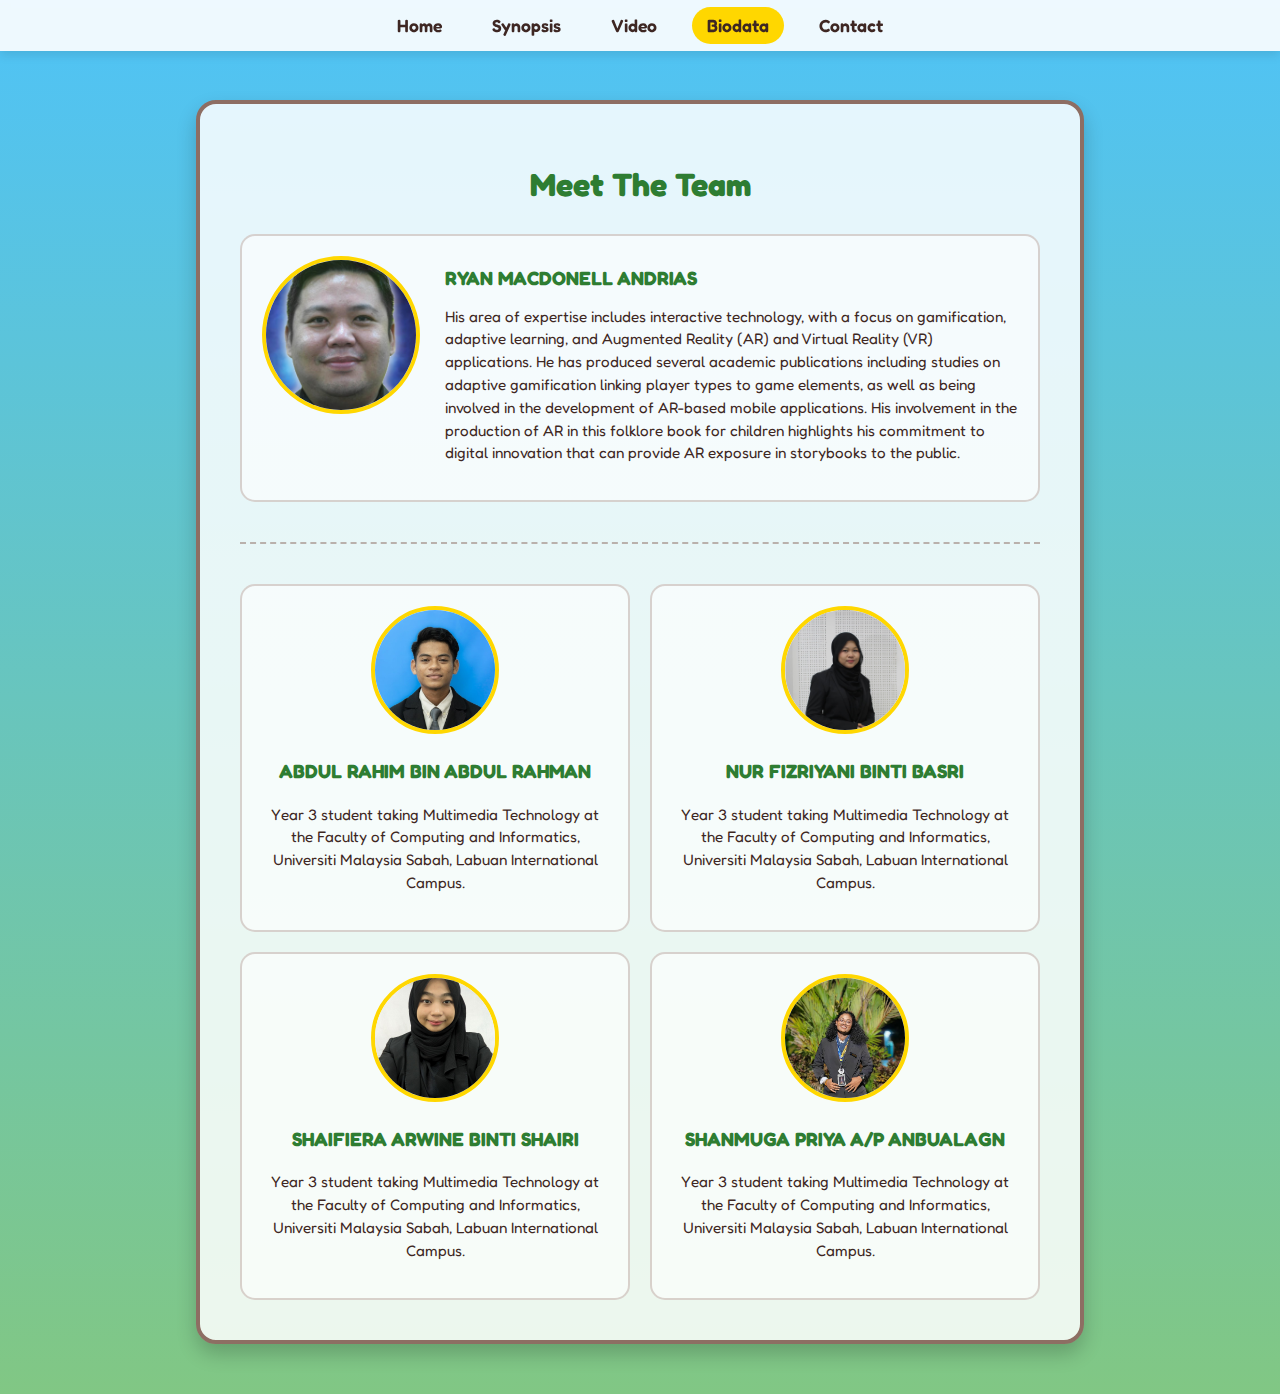
<file: biodata.html>
<!DOCTYPE html>
<html lang="en">
<head>
    <meta charset="UTF-8">
    <meta name="viewport" content="width=device-width, initial-scale=1.0">
    <title>Biodata - Kerajaan Sang Buaya</title>
    <link rel="stylesheet" href="style.css">
    
    <style>
        .profile-container {
            display: flex;
            flex-direction: column;
            gap: 30px;
            width: 100%;
        }

        /* Card Style */
        .profile-card {
            background: rgba(255,255,255,0.6);
            padding: 20px;
            border-radius: 15px;
            display: flex;
            flex-direction: column;
            align-items: center;
            text-align: center;
            border: 2px solid rgba(141, 110, 99, 0.3);
            transition: transform 0.2s;
        }

        .profile-card:hover {
            transform: translateY(-5px);
            background: rgba(255,255,255,0.8);
            border-color: #8D6E63;
        }

        /* Image Style */
        .profile-img {
            width: 120px;
            height: 120px;
            background-color: #ddd;
            border-radius: 50%;
            border: 4px solid #FFD700;
            overflow: hidden;
            margin-bottom: 15px;
            flex-shrink: 0;
        }

        .profile-img img {
            width: 100%;
            height: 100%;
            object-fit: cover;
        }

        /* Text Styles */
        .profile-name {
            color: #2E7D32;
            margin: 10px 0 5px 0;
            font-size: 1.2rem;
            text-transform: uppercase;
        }

        .profile-desc {
            font-size: 0.95rem;
            color: #3E2723;
            line-height: 1.5;
        }

        /* Grid for Students */
        .student-grid {
            display: grid;
            grid-template-columns: repeat(auto-fit, minmax(280px, 1fr));
            gap: 20px;
        }

        /* Special Layout for the Lead/Supervisor (First Person) */
        .lead-profile {
            flex-direction: row;
            text-align: left;
            align-items: flex-start;
            gap: 25px;
        }

        /* Responsive adjustments for mobile */
        @media (max-width: 768px) {
            .lead-profile {
                flex-direction: column;
                text-align: center;
                align-items: center;
            }
        }
    </style>
</head>
<body>

    <header class="main-header">
        <nav>
            <ul class="nav-menu">
                <li><a href="index.html" class="nav-link" data-i18n="nav_home">Home</a></li>
                <li><a href="synopsis.html" class="nav-link" data-i18n="nav_synopsis">Synopsis</a></li>
                <li><a href="video.html" class="nav-link" data-i18n="nav_video">Video</a></li>
                <li><a href="biodata.html" class="nav-link active" data-i18n="nav_biodata">Biodata</a></li>
                <li><a href="contact.html" class="nav-link" data-i18n="nav_contact">Contact</a></li>
            </ul>
        </nav>
    </header>

    <div class="page-wrapper">
        <div class="content-box">
            <h1 style="color: #2E7D32; margin-bottom: 30px;" data-i18n="bio_title">Meet The Team</h1>
            
            <div class="profile-container">
                
                <div class="profile-card lead-profile">
                    <div class="profile-img" style="width: 150px; height: 150px;">
                        <img src="ryan.jpg" alt="Ryan Macdonell Andrias">
                    </div>
                    <div>
                        <h3 class="profile-name">RYAN MACDONELL ANDRIAS</h3>
                        <p class="profile-desc" data-i18n="bio_lead_desc">
                            Bidang kepakaran beliau meliputi teknologi interaktif...
                        </p>
                    </div>
                </div>

                <hr style="border: 0; border-top: 2px dashed #8D6E63; margin: 10px 0; opacity: 0.5;">

                <div class="student-grid">
                    
                    <div class="profile-card">
                        <div class="profile-img">
                            <img src="rahim.jpg" alt="Abdul Rahim">
                        </div>
                        <h3 class="profile-name">ABDUL RAHIM BIN ABDUL RAHMAN</h3>
                        <p class="profile-desc" data-i18n="bio_student_desc">
                            Pelajar Tahun 3 mengambil bidang Teknologi Multimedia...
                        </p>
                    </div>

                    <div class="profile-card">
                        <div class="profile-img">
                            <img src="nici.jpeg" alt="Nur Fizriyani">
                        </div>
                        <h3 class="profile-name">NUR FIZRIYANI BINTI BASRI</h3>
                        <p class="profile-desc" data-i18n="bio_student_desc">
                            Pelajar Tahun 3 mengambil bidang Teknologi Multimedia...
                        </p>
                    </div>

                    <div class="profile-card">
                        <div class="profile-img">
                            <img src="shai.jpeg" alt="Shaifiera Arwine">
                        </div>
                        <h3 class="profile-name">SHAIFIERA ARWINE BINTI SHAIRI</h3>
                        <p class="profile-desc" data-i18n="bio_student_desc">
                            Pelajar Tahun 3 mengambil bidang Teknologi Multimedia...
                        </p>
                    </div>

                    <div class="profile-card">
                        <div class="profile-img">
                            <img src="priya.jpeg" alt="Shanmuga Priya">
                        </div>
                        <h3 class="profile-name">SHANMUGA PRIYA A/P ANBUALAGN</h3>
                        <p class="profile-desc" data-i18n="bio_student_desc">
                            Pelajar Tahun 3 mengambil bidang Teknologi Multimedia...
                        </p>
                    </div>

                </div> </div>
        </div>
    </div>
    
    <script src="translations.js"></script>

</body>
</html>
</file>
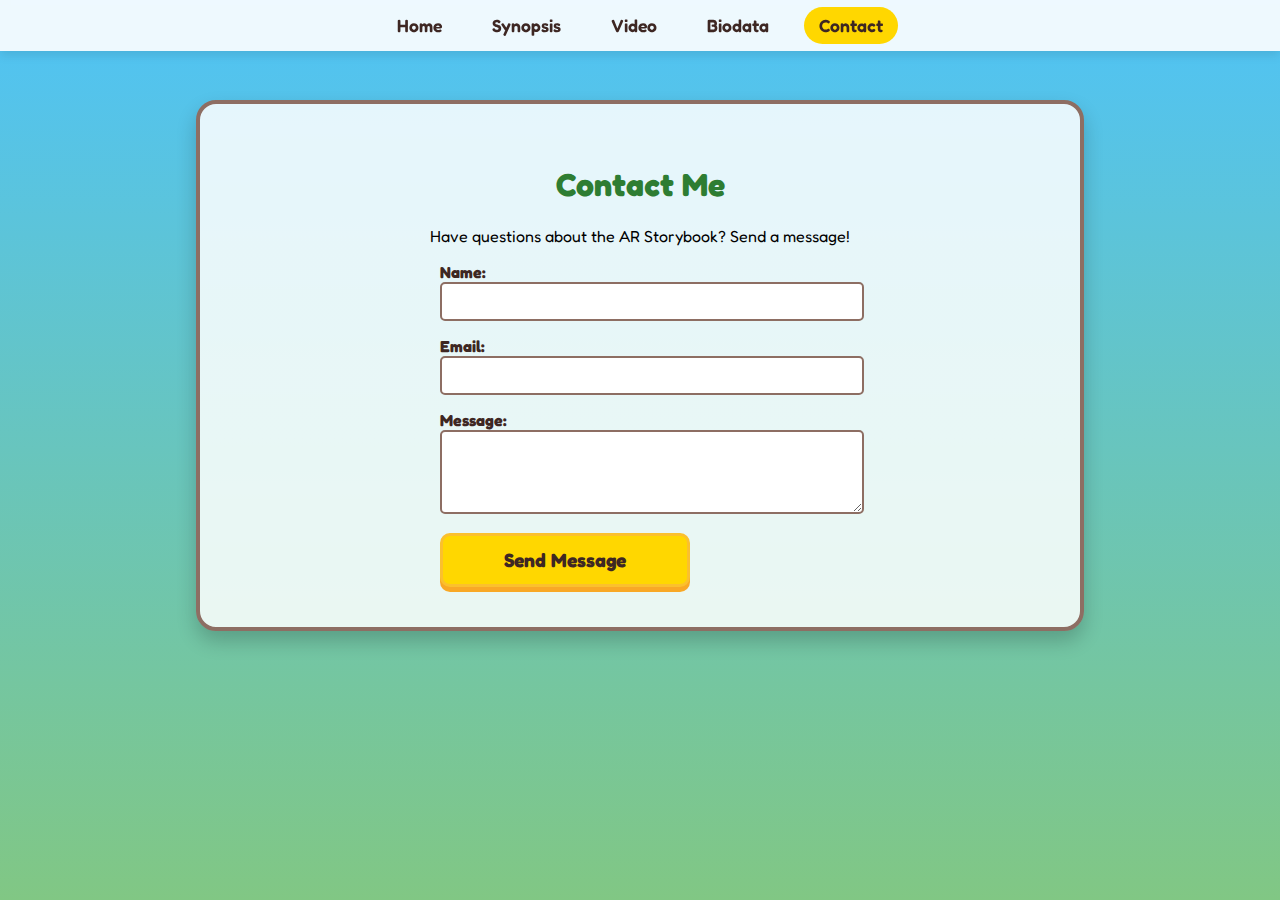
<file: contact.html>
<!DOCTYPE html>
<html lang="en">
<head>
    <meta charset="UTF-8">
    <meta name="viewport" content="width=device-width, initial-scale=1.0">
    <title>Contact - Kerajaan Sang Buaya</title>
    <link rel="stylesheet" href="style.css">
</head>
<body>

    <header class="main-header">
        <nav>
            <ul class="nav-menu">
                <li><a href="index.html" class="nav-link" data-i18n="nav_home">Home</a></li>
                <li><a href="synopsis.html" class="nav-link" data-i18n="nav_synopsis">Synopsis</a></li>
                <li><a href="video.html" class="nav-link" data-i18n="nav_video">Video</a></li>
                <li><a href="biodata.html" class="nav-link" data-i18n="nav_biodata">Biodata</a></li>
                <li><a href="contact.html" class="nav-link active" data-i18n="nav_contact">Contact</a></li>
            </ul>
        </nav>
    </header>

    <div class="page-wrapper">
        <div class="content-box">
            <h1 style="color: #2E7D32;" data-i18n="contact_title">Contact Me</h1>
            <p data-i18n="contact_subtitle">Have questions about the AR Storybook? Send a message!</p>

            <form style="display: flex; flex-direction: column; gap: 15px; text-align: left; max-width: 400px; margin: 0 auto;">
                <div>
                    <label style="font-weight: bold; color: #3E2723;" data-i18n="label_name">Name:</label>
                    <input type="text" style="width: 100%; padding: 10px; border-radius: 5px; border: 2px solid #8D6E63;">
                </div>
                
                <div>
                    <label style="font-weight: bold; color: #3E2723;" data-i18n="label_email">Email:</label>
                    <input type="email" style="width: 100%; padding: 10px; border-radius: 5px; border: 2px solid #8D6E63;">
                </div>

                <div>
                    <label style="font-weight: bold; color: #3E2723;" data-i18n="label_message">Message:</label>
                    <textarea rows="4" style="width: 100%; padding: 10px; border-radius: 5px; border: 2px solid #8D6E63;"></textarea>
                </div>

                <button type="submit" class="action-btn btn-yellow" style="width: 100%; border-radius: 10px; font-size: 1.2rem;" data-i18n="btn_send">Send Message</button>
            </form>
        </div>
    </div>
    
    <script src="translations.js"></script>

</body>
</html>
</file>
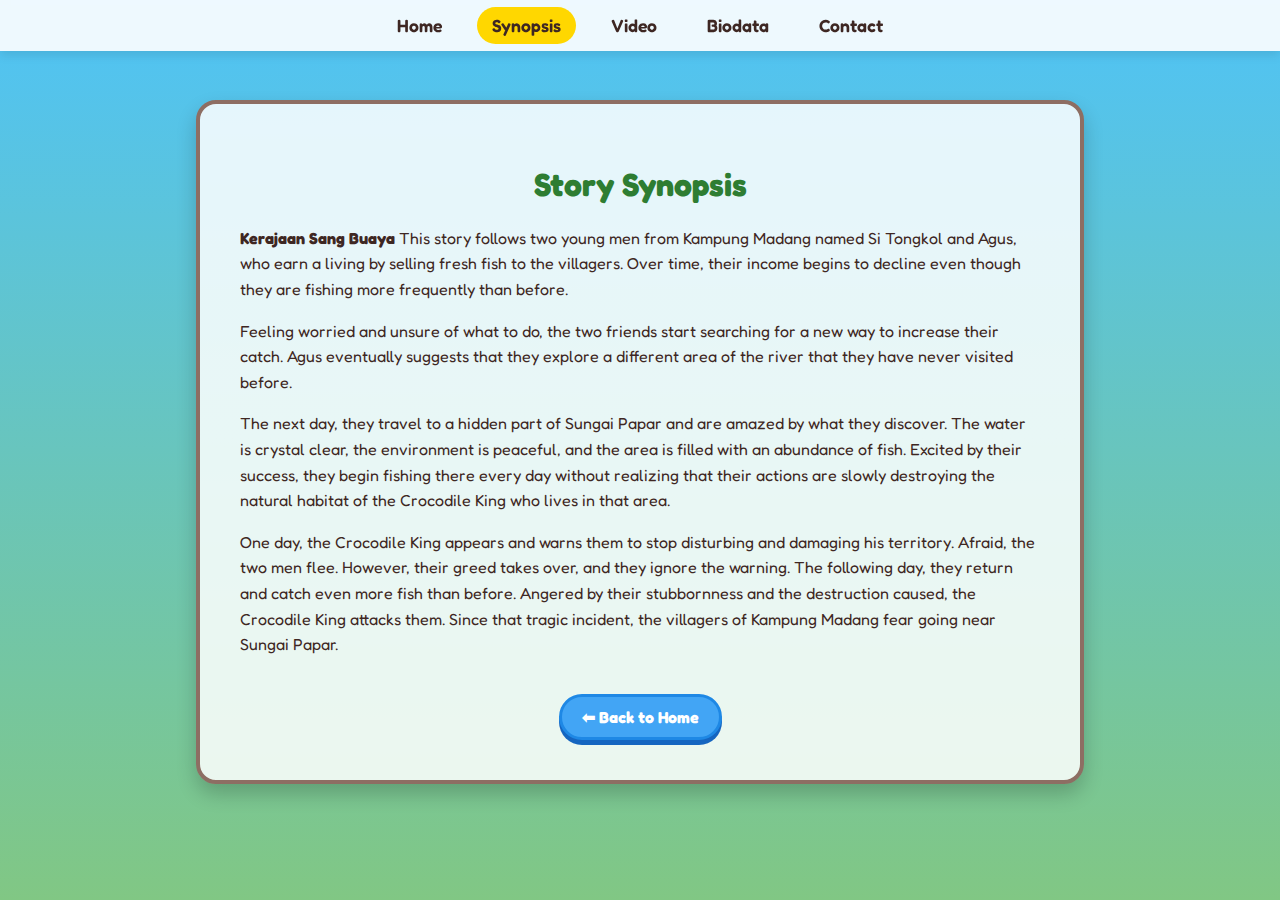
<file: synopsis.html>
<!DOCTYPE html>
<html lang="en">
<head>
    <meta charset="UTF-8">
    <meta name="viewport" content="width=device-width, initial-scale=1.0">
    <title>Synopsis - Kerajaan Sang Buaya</title>
    <link rel="stylesheet" href="style.css">
</head>
<body>

    <header class="main-header">
        <nav>
            <ul class="nav-menu">
                <li><a href="index.html" class="nav-link" data-i18n="nav_home">Home</a></li>
                <li><a href="synopsis.html" class="nav-link active" data-i18n="nav_synopsis">Synopsis</a></li>
                <li><a href="video.html" class="nav-link" data-i18n="nav_video">Video</a></li>
                <li><a href="biodata.html" class="nav-link" data-i18n="nav_biodata">Biodata</a></li>
                <li><a href="contact.html" class="nav-link" data-i18n="nav_contact">Contact</a></li>
            </ul>
        </nav>
    </header>

    <div class="page-wrapper">
        <div class="content-box">
            <h1 style="color: #2E7D32;" data-i18n="synopsis_title">Story Synopsis</h1>
            <div style="text-align: left; line-height: 1.6; color: #3E2723;">
                <p data-i18n="synopsis_p1"><strong>Kerajaan Sang Buaya</strong> This story follows two young men from Kampung Madang named Si Tongkol and Agus, who earn a living by selling fresh fish to the villagers. Over time, their income begins to decline even though they are fishing more frequently than before.  </p>
                <p data-i18n="synopsis_p2">
                    Feeling worried and unsure of what to do, the two friends start searching for a new way to increase their catch. Agus eventually suggests that they explore a different area of the river that they have never visited before. 
                </p>
                <p data-i18n="synopsis_p3">
                    The next day, they travel to a hidden part of Sungai Papar and are amazed by what they discover. The water is crystal clear, the environment is peaceful, and the area is filled with an abundance of fish. Excited by their success, they begin fishing there every day without realizing that their actions are slowly destroying the natural habitat of the Crocodile King who lives in that area. 
                </p>
				<p data-i18n="synopsis_p4">One day, the Crocodile King appears and warns them to stop disturbing and damaging his territory. Afraid, the two men flee. However, their greed takes over, and they ignore the warning. The following day, they return and catch even more fish than before. Angered by their stubbornness and the destruction caused, the Crocodile King attacks them. Since that tragic incident, the villagers of Kampung Madang fear going near Sungai Papar. </p>
            </div>
            <br>
            <a href="index.html" class="action-btn btn-blue" style="font-size: 1rem; width: auto; padding: 10px 20px;" data-i18n="btn_back_home">Back to Home</a>
        </div>
    </div>
    
    <script src="translations.js"></script>

</body>
</html>
</file>
<file: style.css>
/* --- EXISTING IMPORTS & BODY --- */
@import url('https://fonts.googleapis.com/css2?family=Fredoka:wght@400;600&display=swap');

body {
    margin: 0;
    font-family: 'Fredoka', 'Comic Sans MS', sans-serif; 
    /* Remove overflow:hidden so new pages can scroll */
    background: linear-gradient(180deg, #4FC3F7 0%, #81C784 100%);
    min-height: 100vh;
}

/* --- NEW HEADER STYLES --- */
.main-header {
    position: fixed;
    top: 0;
    left: 0;
    width: 100%;
    background-color: rgba(255, 255, 255, 0.9);
    padding: 15px 0;
    z-index: 1000;
    box-shadow: 0 4px 10px rgba(0,0,0,0.1);
    display: flex;
    justify-content: center;
    backdrop-filter: blur(5px);
}

.nav-menu {
    list-style: none;
    padding: 0;
    margin: 0;
    display: flex;
    gap: 20px;
}

.nav-link {
    text-decoration: none;
    color: #3E2723;
    font-weight: 600;
    font-size: 1.1rem;
    padding: 8px 15px;
    border-radius: 20px;
    transition: all 0.3s ease;
}

.nav-link:hover, .nav-link.active {
    background-color: #FFD700;
    color: #3E2723;
}

/* --- GENERIC PAGE CONTAINER (For Synopsis, Video, Bio, Contact) --- */
.page-wrapper {
    padding-top: 100px; /* Space for fixed header */
    display: flex;
    justify-content: center;
    padding-bottom: 50px;
}

.content-box {
    background: rgba(255, 255, 255, 0.85);
    padding: 40px;
    border-radius: 20px;
    border: 4px solid #8D6E63;
    box-shadow: 0 10px 20px rgba(0,0,0,0.2);
    width: 90%;
    max-width: 800px;
    text-align: center;
}

/* --- HOMEPAGE SPECIFIC --- */
#home-screen {
    position: absolute; /* Kept absolute for AR overlay logic */
    top: 0;
    left: 0;
    width: 100%;
    height: 100%;
    z-index: 20; 
    padding-top: 60px; /* Push content down below header */
    box-sizing: border-box;
    display: flex;
    justify-content: center;
    align-items: center;
    pointer-events: none; /* Let clicks pass through to header */
}

.home-content {
    background: rgba(255, 255, 255, 0.4);
    padding: 40px;
    border-radius: 20px;
    border: 4px solid #8D6E63;
    box-shadow: 0 10px 20px rgba(0,0,0,0.2);
    width: 90%;
    max-width: 900px;
    display: flex;
    align-items: center;
    justify-content: space-between;
    gap: 30px;
    pointer-events: auto; /* Re-enable clicks for buttons */
    position: relative;
}

/* --- BUTTONS --- */
.button-group {
    display: flex;
    flex-direction: column;
    gap: 15px;
    align-items: flex-start;
    margin-top: 20px;
    width: 100%;
}

/* Unified Button Style */
.action-btn {
    display: inline-block; /* Changed for <a> tags */
    text-decoration: none;
    text-align: center;
    border-radius: 50px;
    font-weight: bold;
    font-family: 'Fredoka', sans-serif;
    cursor: pointer;
    transition: transform 0.1s;
    width: 100%;
    max-width: 250px;
    padding: 12px 0;
    box-sizing: border-box;
}

.btn-yellow {
    background-color: #FFD700;
    color: #3E2723;
    border: 3px solid #FBC02D;
    box-shadow: 0 5px 0 #F9A825;
    font-size: 1.5rem;
}

.btn-blue {
    background-color: #42A5F5;
    color: white;
    border: 3px solid #1E88E5;
    box-shadow: 0 5px 0 #1565C0;
    font-size: 1.3rem;
}

.action-btn:active {
    transform: translateY(4px);
    box-shadow: none; /* Simple reset for shadow */
}

/* --- 3D BOOK & OTHER EXISTING STYLES --- */
.content-left { flex: 1; text-align: left; min-width: 300px; }
.content-right { flex: 1; display: flex; justify-content: center; align-items: center; }
.main-title { font-size: 3rem; color: #3E2723; margin: 0 0 5px 0; text-shadow: 2px 2px #fff; line-height: 1.1; }
.subtitle { color: #2E7D32; font-size: 1.3rem; margin-bottom: 25px; }

.book-wrapper { perspective: 1000px; }
.book-3d {
    width: 280px; height: auto; border-radius: 2px 5px 5px 2px;
    box-shadow: -12px 0 0 #3e2723, -14px 0 0 #5d4037, -10px 10px 20px rgba(0,0,0,0.4);
    transform: rotateY(-20deg) rotateX(5deg); transition: all 0.4s ease;
}
.book-3d:hover { transform: rotateY(0deg) scale(1.05); }

/* --- AR UI --- */
#ar-ui {
    position: absolute; top: 0; left: 0; width: 100%; height: 100%;
    z-index: 10; pointer-events: none; display: flex;
    flex-direction: column; justify-content: space-between;
}
.top-bar { padding: 15px; pointer-events: auto; padding-top: 80px; /* Below header */ }
.back-btn { background-color: #ef5350; color: white; border: none; padding: 10px 20px; border-radius: 10px; font-weight: bold; cursor: pointer; box-shadow: 0 3px 0 #c62828; }
.scan-guide {
    position: absolute; top: 50%; left: 50%; transform: translate(-50%, -50%);
    width: 65vw; height: 65vw; border: 5px dashed #FFD700; border-radius: 25px;
    box-shadow: 0 0 20px rgba(255, 215, 0, 0.5); opacity: 0.8; animation: pulse 2s infinite;
}
.info-panel { background-color: #FFF8E1; border: 4px solid #8D6E63; padding: 20px; margin: 20px; border-radius: 20px; text-align: center; pointer-events: auto; }

/* --- RESPONSIVE --- */
@media (max-width: 768px) {
    .home-content { flex-direction: column; text-align: center; padding: 25px; overflow-y: auto; max-height: 80vh; }
    .content-left { order: 1; text-align: center; }
    .content-right { order: 2; margin-top: 20px; }
    .button-group { align-items: center; }
    .book-3d { width: 180px; }
    .nav-link { font-size: 0.8rem; padding: 5px 8px; } /* Smaller menu on mobile */
    .lang-switcher { position: relative; top: 0; right: 0; margin-bottom: 20px; justify-content: center; }
}
@keyframes pulse { 0% { border-color: #FFD700; } 50% { border-color: #FFF; } 100% { border-color: #FFD700; } }

/* --- NEW LANGUAGE SWITCHER STYLES --- */
.lang-switcher {
    position: absolute;
    top: 20px;
    right: 20px;
    display: flex;
    gap: 10px;
    z-index: 100;
}

.lang-btn {
    background: rgba(255, 255, 255, 0.7);
    border: 2px solid #8D6E63;
    border-radius: 8px;
    padding: 5px 10px;
    cursor: pointer;
    font-weight: bold;
    color: #3E2723;
    transition: all 0.2s;
    font-family: 'Fredoka', sans-serif;
}

.lang-btn:hover {
    background: #FFD700;
    transform: scale(1.1);
}

.lang-btn.active-lang {
    background: #2E7D32;
    color: white;
    border-color: #1B5E20;
}
</file>
